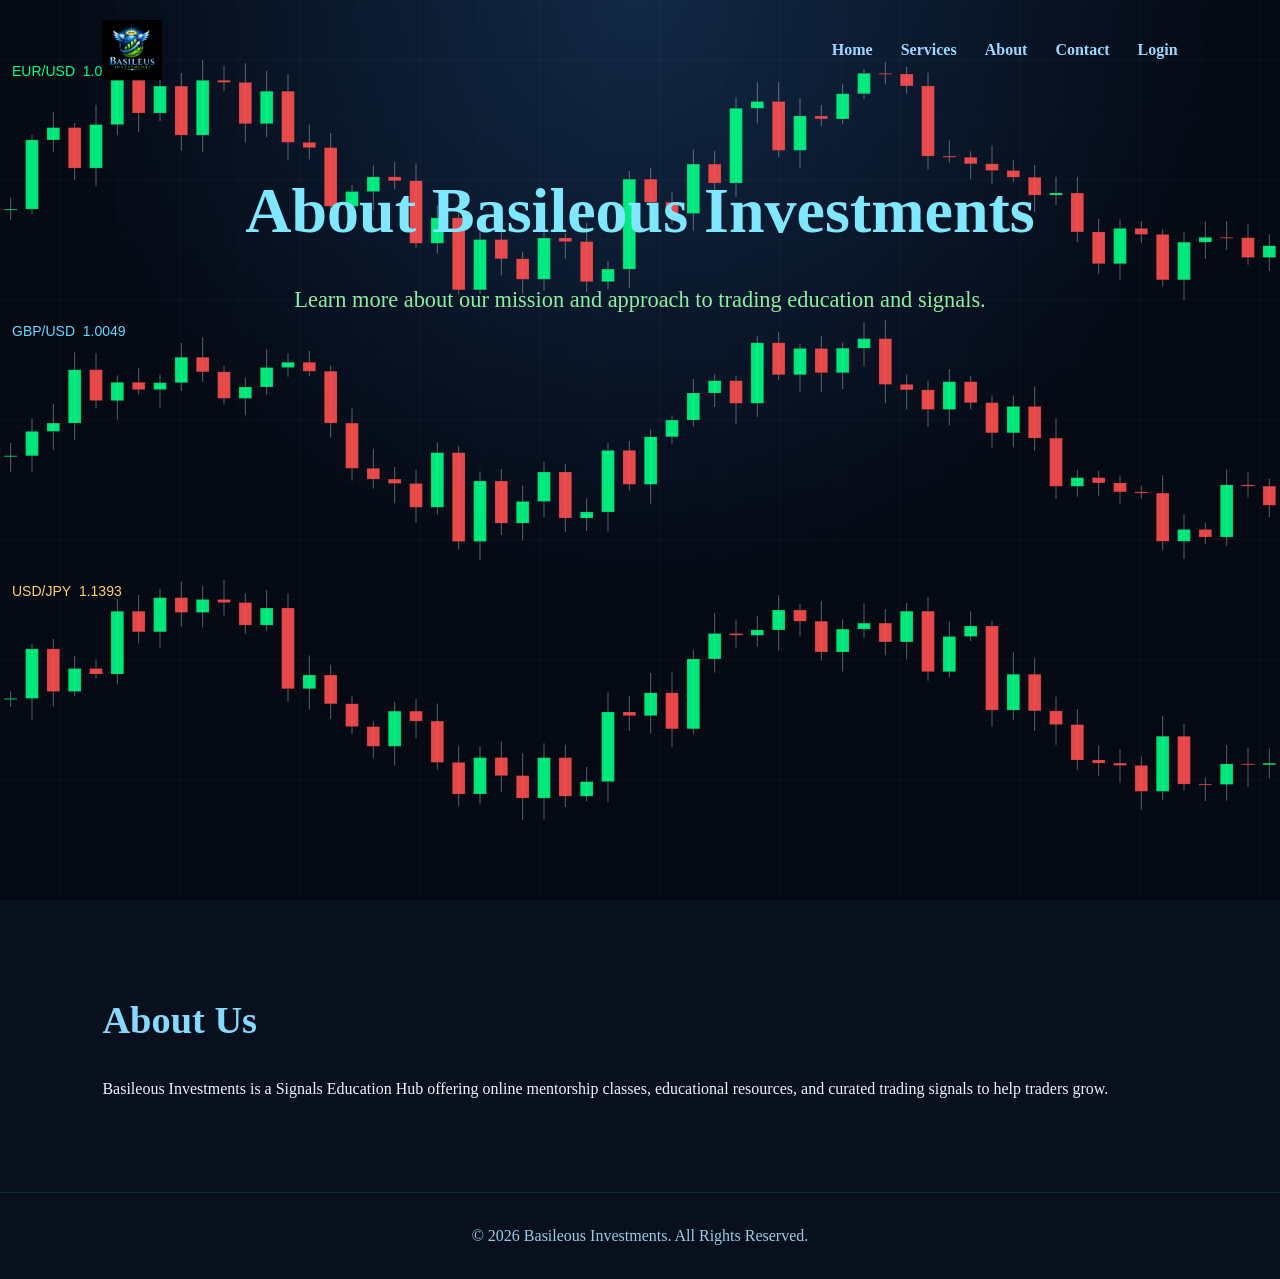
<file: about.html>
<!DOCTYPE html>
<html lang="en">
<head>
<meta charset="UTF-8">
<meta name="viewport" content="width=device-width, initial-scale=1.0">
<title>About | Basileous Investments</title>
<link rel="stylesheet" href="styles.css">
</head>
<body>
<canvas id="bg"></canvas>
<header class="hero">
  <nav>
    <img src="logo.png" class="nav-logo" alt="Basileous Investments Logo">
    <div class="nav-links">
      <a href="index.html">Home</a>
      <a href="index.html#services">Services</a>
      <a href="about.html">About</a>
      <a href="index.html#contact">Contact</a>
      <a href="login.html">Login</a>
    </div>
  </nav>
  <div class="hero-content">
    <h1>About Basileous Investments</h1>
    <p>Learn more about our mission and approach to trading education and signals.</p>
  </div>
</header>
<section class="section">
  <h2>About Us</h2>
  <p>Basileous Investments is a Signals Education Hub offering online mentorship classes, educational resources, and curated trading signals to help traders grow.</p>
</section>
<footer>
  <p>&copy; 2026 Basileous Investments. All Rights Reserved.</p>
</footer>
<script src="script.js"></script>
</body>
</html>
</file>
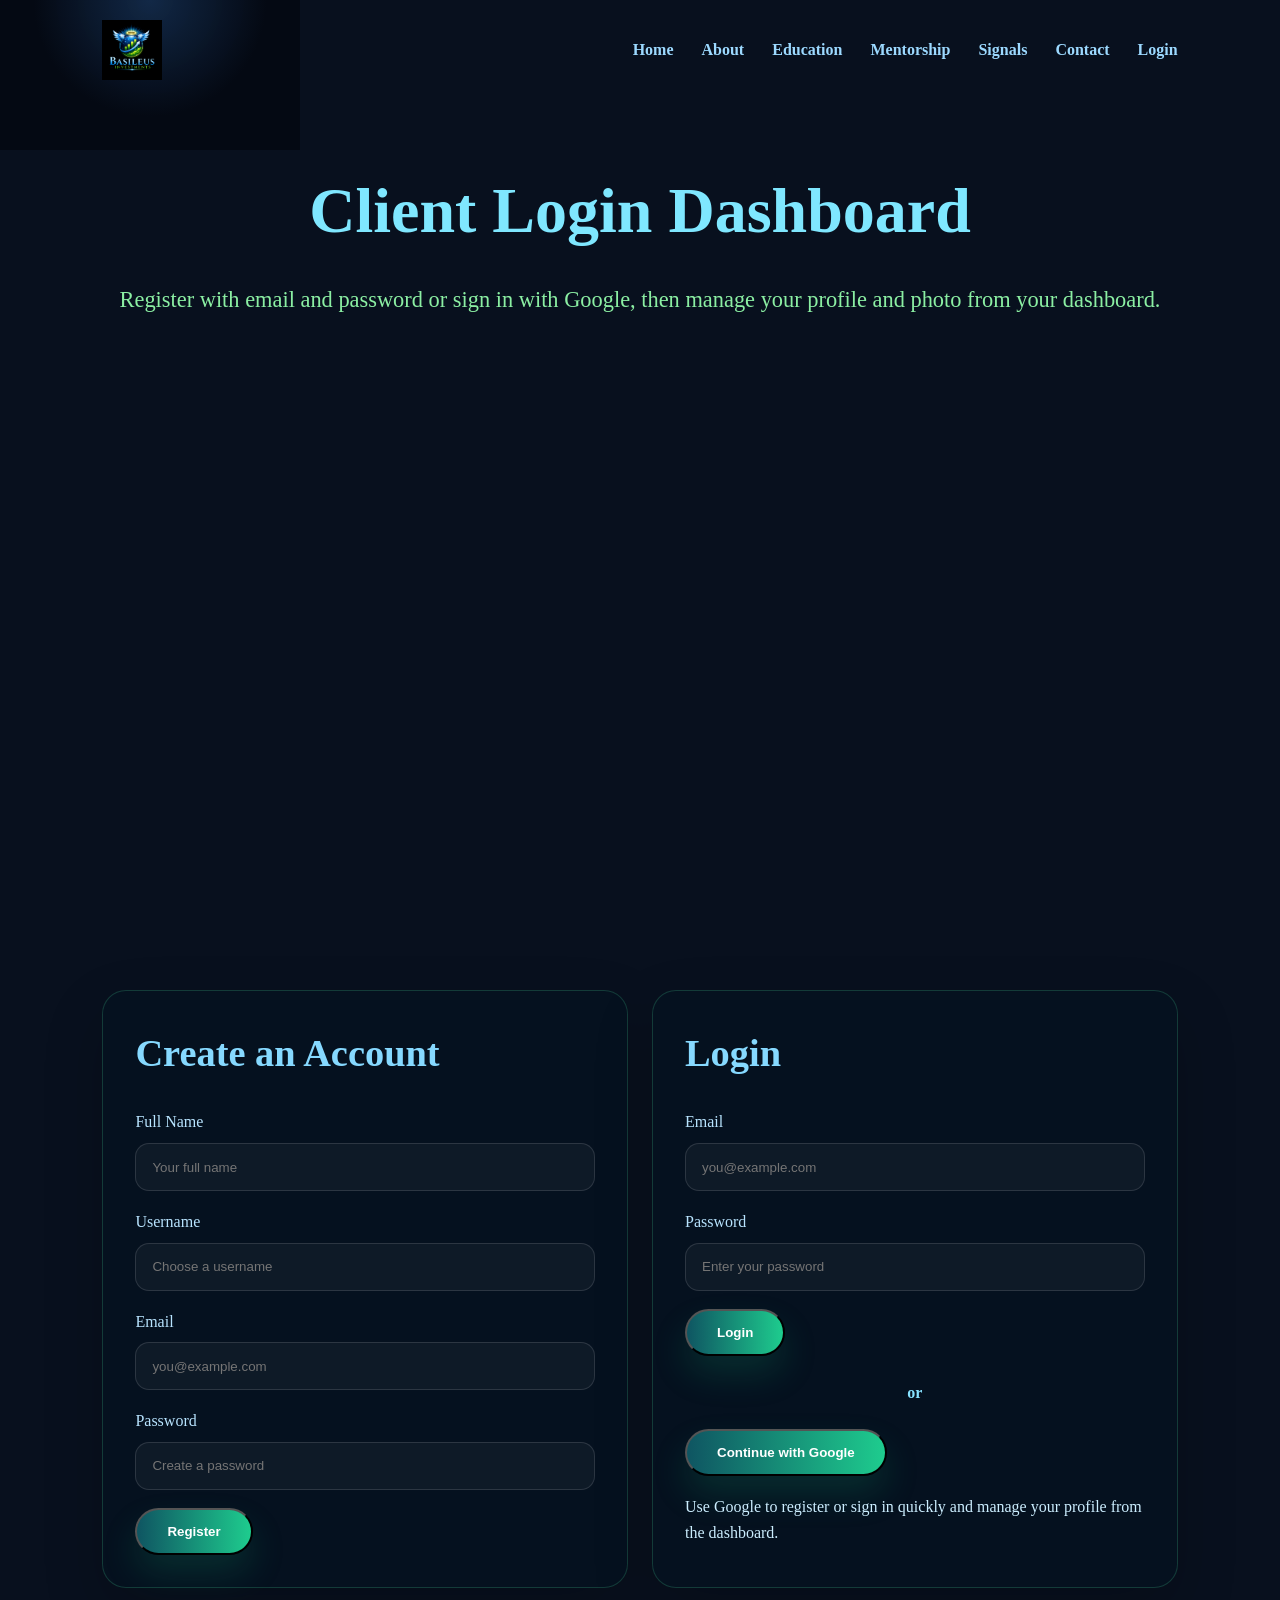
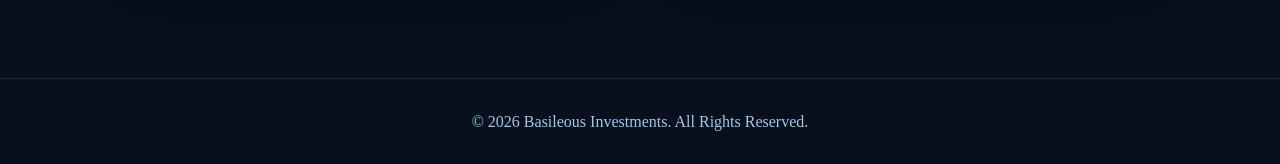
<file: dashboard.html>
<!DOCTYPE html>
<html lang="en">
<head>
<meta charset="UTF-8">
<meta name="viewport" content="width=device-width, initial-scale=1.0">
<title>Client Dashboard | Basileous Investments</title>
<link rel="stylesheet" href="styles.css">
</head>
<body>
<canvas id="bg"></canvas>
<header class="hero">
  <nav>
    <img src="logo.png" class="nav-logo" alt="Basileous Investments Logo">
    <div class="nav-links">
      <a href="index.html">Home</a>
      <a href="education.html">Education</a>
      <a href="mentorship.html">Mentorship</a>
      <a href="signals.html">Signals</a>
      <a href="index.html#contact">Contact</a>
    </div>
    <div class="user-nav">
      <div id="navAvatar" class="nav-avatar" aria-hidden="true"></div>
      <span id="dashboardGreeting">Welcome</span>
      <a class="btn small" href="#profile">Profile</a>
      <a class="btn small" id="logoutBtn" href="#">Logout</a>
    </div>
  </nav>
  <div class="hero-content">
    <h1>Your Client Dashboard</h1>
    <p>Manage your account, update your profile, upload your photo, and keep your contact details current.</p>
  </div>
</header>
<section class="section">
  <div class="profile-grid">
    <div class="profile-card">
      <h2>Account Summary</h2>
      <div class="notice" id="welcomeNotice">Loading your profile...</div>
      <div class="profile-details">
        <p><strong>Username:</strong> <span id="dashboardUsername"></span></p>
        <p><strong>Full Name:</strong> <span id="dashboardFullName"></span></p>
        <p><strong>Email:</strong> <span id="dashboardEmail"></span></p>
        <p><strong>Registered Via:</strong> <span id="dashboardProvider"></span></p>
      </div>
    </div>
    <div class="profile-card" id="profile">
      <h2>Profile Settings</h2>
      <div class="photo-block">
        <div class="avatar placeholder" id="photoPlaceholder">?</div>
        <img id="profilePhoto" class="avatar" alt="Profile Photo" style="display:none">
      </div>
      <form id="profileForm">
        <div class="form-group">
          <label for="profileUsername">Username</label>
          <input id="profileUsername" name="username" class="form-control" type="text" required>
        </div>
        <div class="form-group">
          <label for="profileFullName">Full Name</label>
          <input id="profileFullName" name="fullName" class="form-control" type="text" required>
        </div>
        <div class="form-group">
          <label for="photoInput">Upload Profile Photo</label>
          <input id="photoInput" class="form-control" type="file" accept="image/*">
        </div>
        <button class="btn" type="submit">Save Profile</button>
      </form>
      <div id="profileMessage" class="notice" style="display:none"></div>
    </div>
  </div>
</section>
<footer>
  <p>&copy; 2026 Basileous Investments. All Rights Reserved.</p>
</footer>
<script src="auth.js"></script>
</body>
</html>
</file>
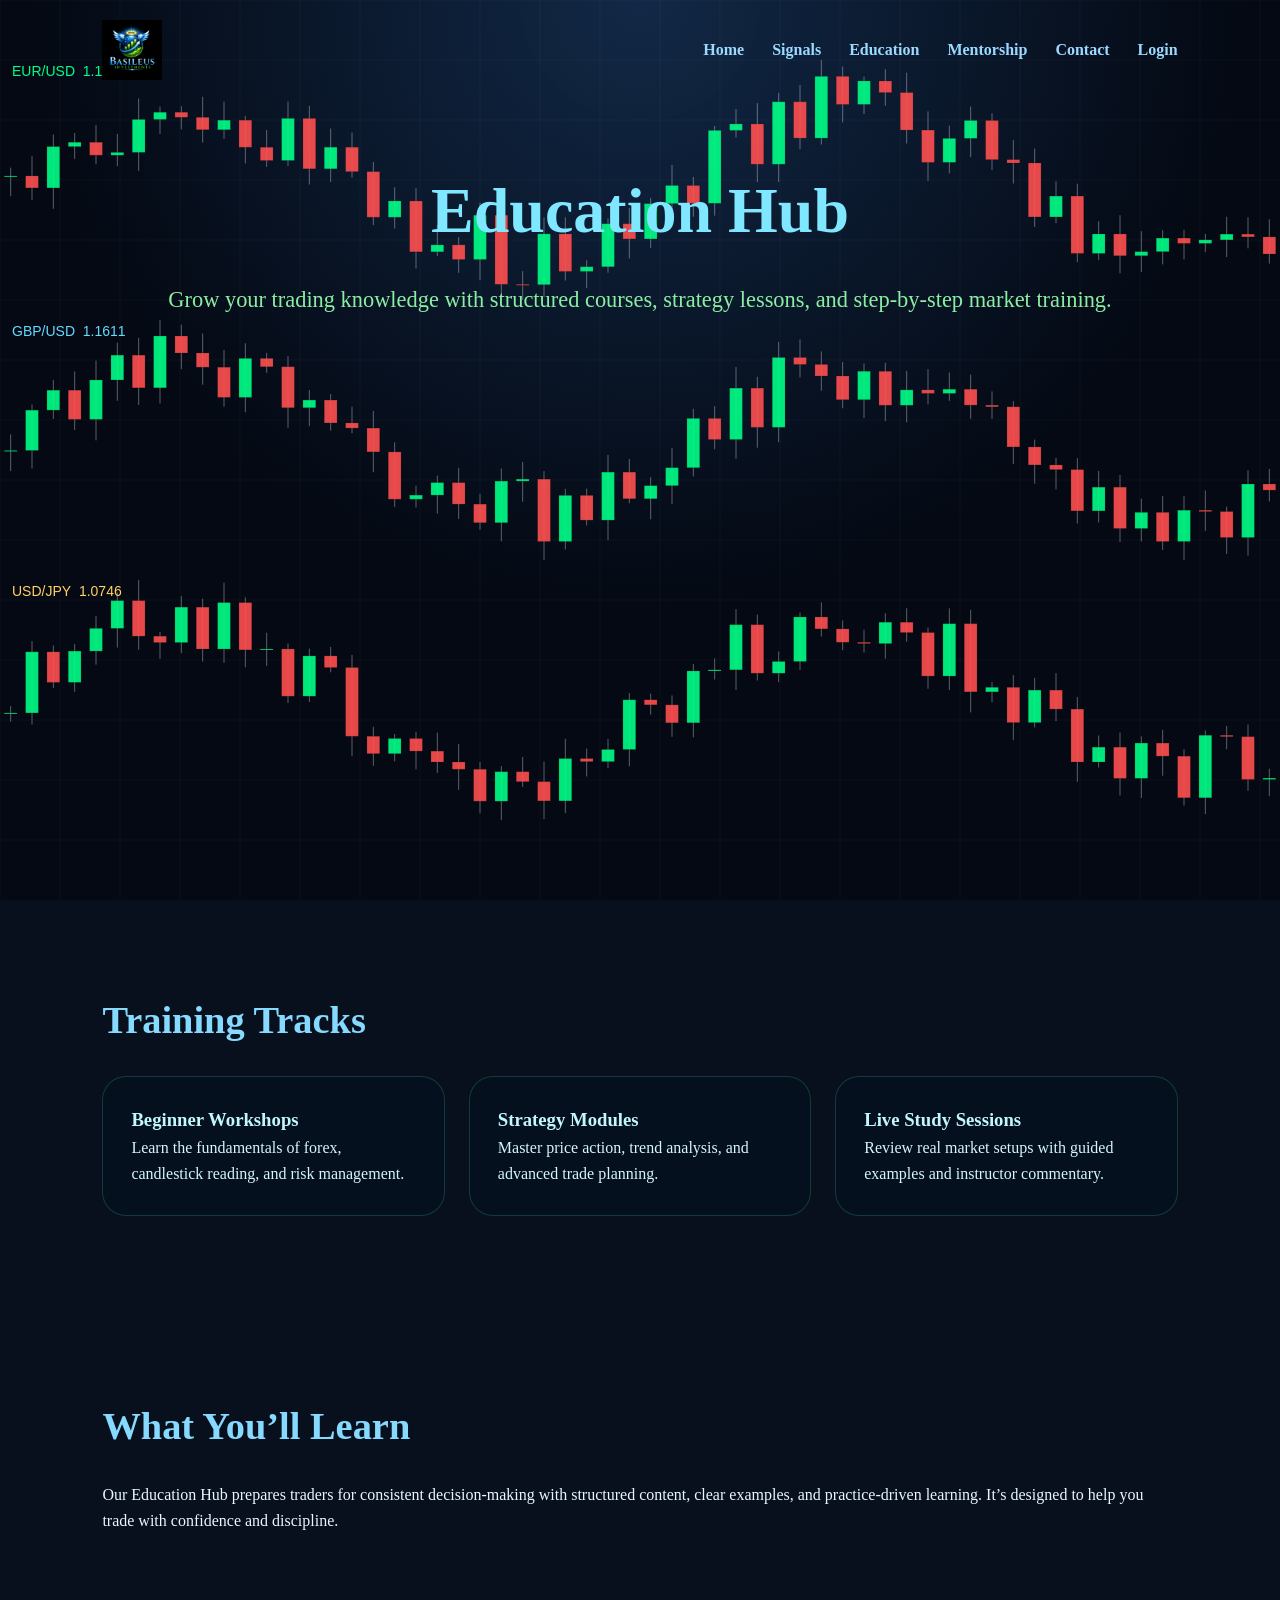
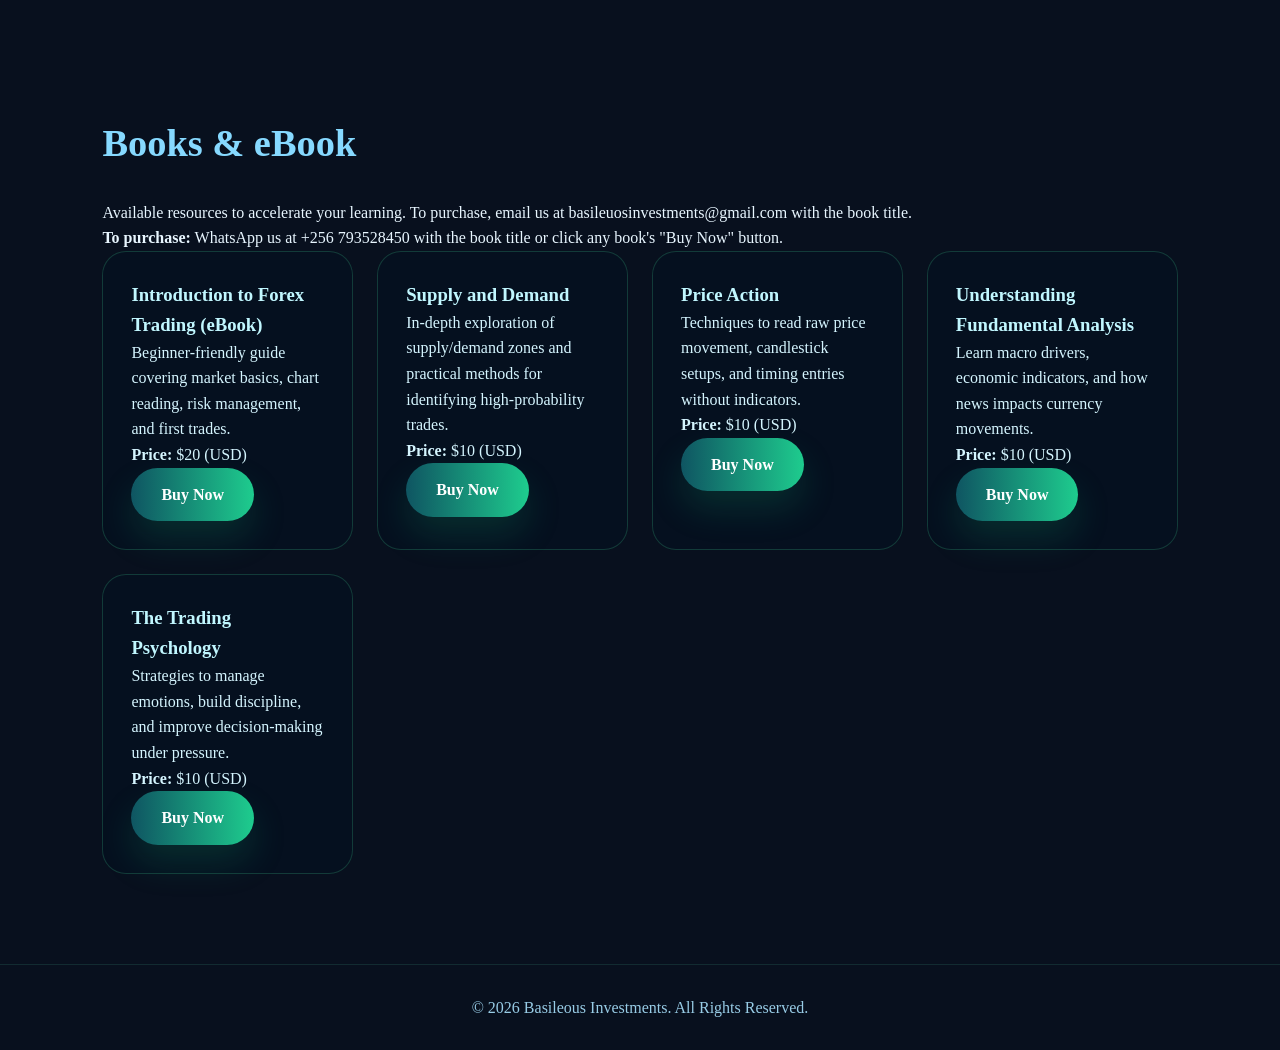
<file: education.html>
<!DOCTYPE html>
<html lang="en">
<head>
<meta charset="UTF-8">
<meta name="viewport" content="width=device-width, initial-scale=1.0">
<title>Education Hub | Basileous Investments</title>
<link rel="stylesheet" href="styles.css">
</head>
<body>
<canvas id="bg"></canvas>
<header class="hero">
  <nav>
    <img src="logo.png" class="nav-logo" alt="Basileous Investments Logo">
    <div class="nav-links">
      <a href="index.html">Home</a>
      <a href="signals.html">Signals</a>
      <a href="#service">Education</a>
      <a href="mentorship.html">Mentorship</a>
      <a href="index.html#contact">Contact</a>
      <a href="login.html">Login</a>
    </div>
  </nav>
  <div class="hero-content">
    <h1>Education Hub</h1>
    <p>Grow your trading knowledge with structured courses, strategy lessons, and step-by-step market training.</p>
  </div>
</header>
<section id="service" class="section">
  <h2>Training Tracks</h2>
  <div class="cards">
    <div class="card"><h3>Beginner Workshops</h3><p>Learn the fundamentals of forex, candlestick reading, and risk management.</p></div>
    <div class="card"><h3>Strategy Modules</h3><p>Master price action, trend analysis, and advanced trade planning.</p></div>
    <div class="card"><h3>Live Study Sessions</h3><p>Review real market setups with guided examples and instructor commentary.</p></div>
  </div>
</section>
<section class="section">
  <h2>What You’ll Learn</h2>
  <p>Our Education Hub prepares traders for consistent decision-making with structured content, clear examples, and practice-driven learning. It’s designed to help you trade with confidence and discipline.</p>
</section>
<section id="books" class="section">
  <h2>Books &amp; eBook</h2>
  <p>Available resources to accelerate your learning. To purchase, email us at basileuosinvestments@gmail.com with the book title.</p>
  <p><strong>To purchase:</strong> WhatsApp us at +256 793528450 with the book title or click any book's "Buy Now" button.</p>
  <div class="cards">
    <div class="card">
      <h3>Introduction to Forex Trading (eBook)</h3>
      <p>Beginner-friendly guide covering market basics, chart reading, risk management, and first trades.</p>
      <p><strong>Price:</strong> $20 (USD)</p>
      <a class="btn" href="https://wa.me/256793528450?text=I%20want%20to%20buy%20Introduction%20to%20Forex%20Trading">Buy Now</a>
    </div>

    <div class="card">
      <h3>Supply and Demand</h3>
      <p>In-depth exploration of supply/demand zones and practical methods for identifying high-probability trades.</p>
      <p><strong>Price:</strong> $10 (USD)</p>
      <a class="btn" href="https://wa.me/256793528450?text=I%20want%20to%20buy%20Supply%20and%20Demand">Buy Now</a>
    </div>

    <div class="card">
      <h3>Price Action</h3>
      <p>Techniques to read raw price movement, candlestick setups, and timing entries without indicators.</p>
      <p><strong>Price:</strong> $10 (USD)</p>
      <a class="btn" href="https://wa.me/256793528450?text=I%20want%20to%20buy%20Price%20Action">Buy Now</a>
    </div>

    <div class="card">
      <h3>Understanding Fundamental Analysis</h3>
      <p>Learn macro drivers, economic indicators, and how news impacts currency movements.</p>
      <p><strong>Price:</strong> $10 (USD)</p>
      <a class="btn" href="https://wa.me/256793528450?text=I%20want%20to%20buy%20Understanding%20Fundamental%20Analysis">Buy Now</a>
    </div>

    <div class="card">
      <h3>The Trading Psychology</h3>
      <p>Strategies to manage emotions, build discipline, and improve decision-making under pressure.</p>
      <p><strong>Price:</strong> $10 (USD)</p>
      <a class="btn" href="https://wa.me/256793528450?text=I%20want%20to%20buy%20The%20Trading%20Psychology">Buy Now</a>
    </div>
  </div>
</section>
<footer>
  <p>&copy; 2026 Basileous Investments. All Rights Reserved.</p>
</footer>
<script src="script.js"></script>
</body>
</html>
</file>
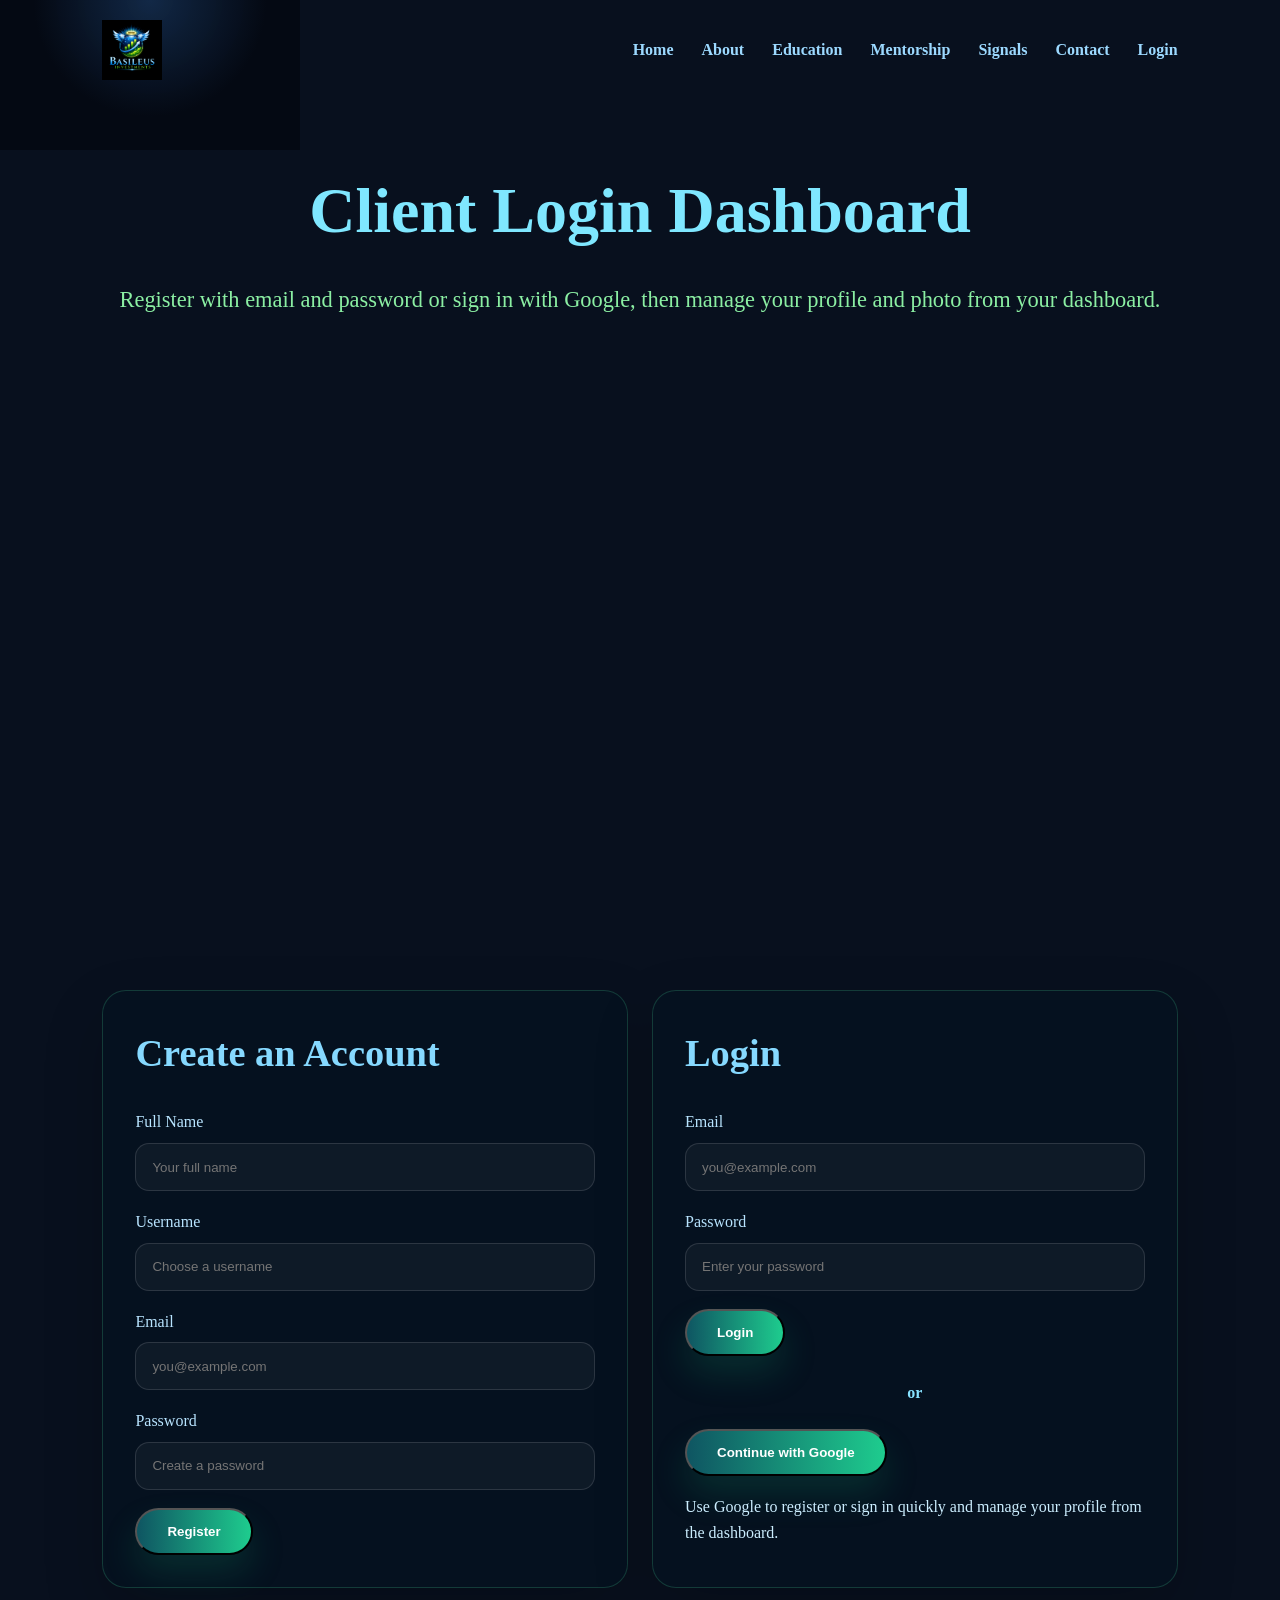
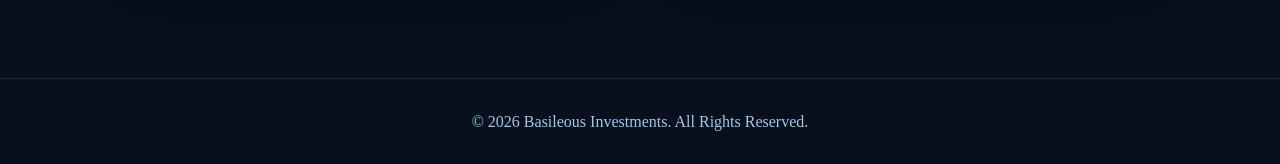
<file: login.html>
<!DOCTYPE html>
<html lang="en">
<head>
<meta charset="UTF-8">
<meta name="viewport" content="width=device-width, initial-scale=1.0">
<title>Client Login | Basileous Investments</title>
<link rel="stylesheet" href="styles.css">
</head>
<body>
<canvas id="bg"></canvas>
<header class="hero">
  <nav>
    <img src="logo.png" class="nav-logo" alt="Basileous Investments Logo">
    <div class="nav-links">
      <a href="index.html">Home</a>
      <a href="about.html">About</a>
      <a href="education.html">Education</a>
      <a href="mentorship.html">Mentorship</a>
      <a href="signals.html">Signals</a>
      <a href="index.html#contact">Contact</a>
      <a href="login.html">Login</a>
    </div>
  </nav>
  <div class="hero-content">
    <h1>Client Login Dashboard</h1>
    <p>Register with email and password or sign in with Google, then manage your profile and photo from your dashboard.</p>
  </div>
</header>
<section class="section auth-section">
  <div class="auth-grid">
    <div class="auth-card">
      <h2>Create an Account</h2>
      <div id="registerMessage" class="notice" style="display:none"></div>
      <form id="registerForm">
        <div class="form-group">
          <label for="registerFullName">Full Name</label>
          <input id="registerFullName" name="fullName" class="form-control" type="text" placeholder="Your full name" required>
        </div>
        <div class="form-group">
          <label for="registerUsername">Username</label>
          <input id="registerUsername" name="username" class="form-control" type="text" placeholder="Choose a username" required>
        </div>
        <div class="form-group">
          <label for="registerEmail">Email</label>
          <input id="registerEmail" name="email" class="form-control" type="email" placeholder="you@example.com" required>
        </div>
        <div class="form-group">
          <label for="registerPassword">Password</label>
          <input id="registerPassword" name="password" class="form-control" type="password" placeholder="Create a password" required>
        </div>
        <button class="btn" type="submit">Register</button>
      </form>
    </div>
    <div class="auth-card">
      <h2>Login</h2>
      <div id="loginMessage" class="notice" style="display:none"></div>
      <form id="loginForm">
        <div class="form-group">
          <label for="loginEmail">Email</label>
          <input id="loginEmail" name="email" class="form-control" type="email" placeholder="you@example.com" required>
        </div>
        <div class="form-group">
          <label for="loginPassword">Password</label>
          <input id="loginPassword" name="password" class="form-control" type="password" placeholder="Enter your password" required>
        </div>
        <button class="btn" type="submit">Login</button>
      </form>
      <div class="divider">or</div>
      <button id="googleBtn" class="btn">Continue with Google</button>
      <p style="margin-top:18px; color:#cceeff;">Use Google to register or sign in quickly and manage your profile from the dashboard.</p>
    </div>
  </div>
</section>
<footer>
  <p>&copy; 2026 Basileous Investments. All Rights Reserved.</p>
</footer>
<script src="auth.js"></script>
</body>
</html>
</file>
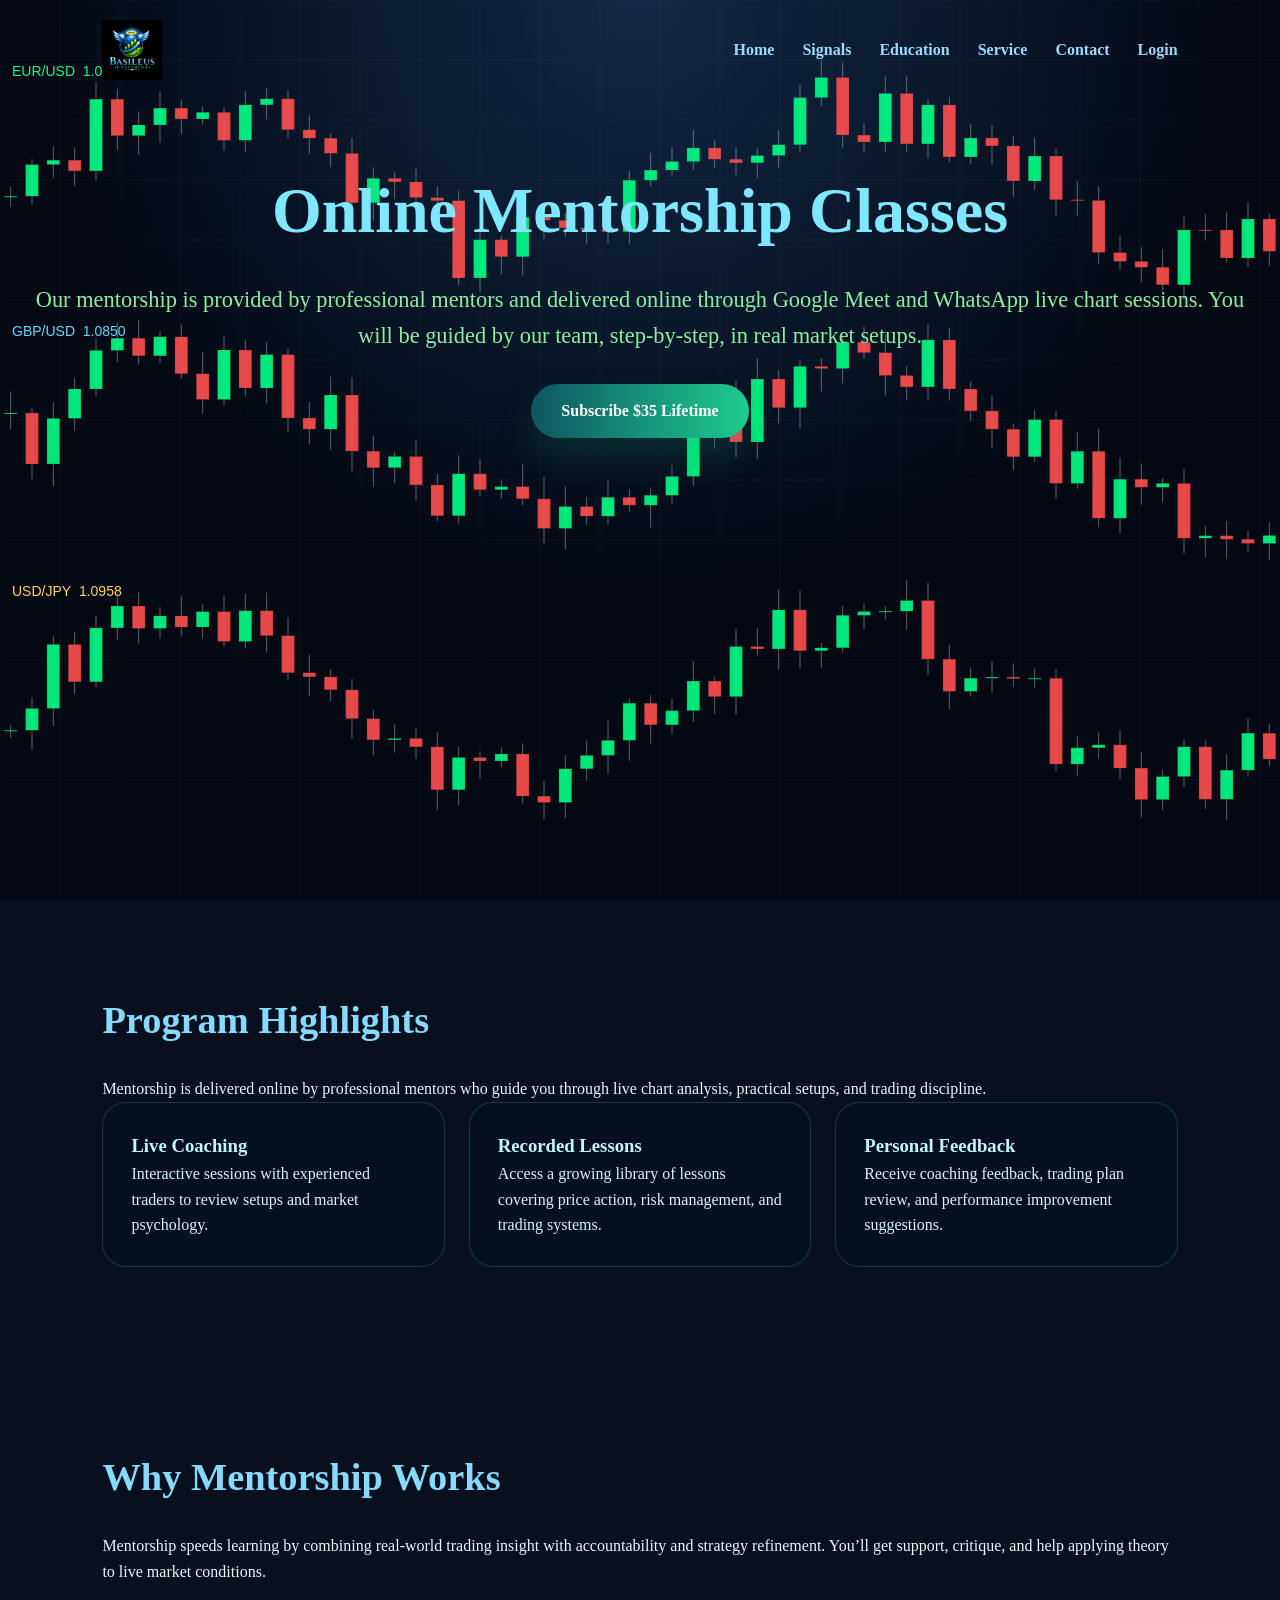
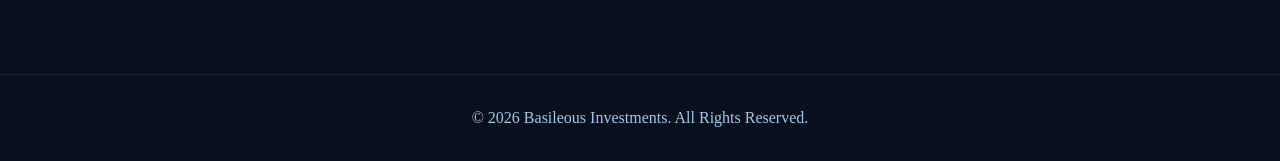
<file: mentorship.html>
<!DOCTYPE html>
<html lang="en">
<head>
<meta charset="UTF-8">
<meta name="viewport" content="width=device-width, initial-scale=1.0">
<title>Online Mentorship Classes | Basileous Investments</title>
<link rel="stylesheet" href="styles.css">
</head>
<body>
<canvas id="bg"></canvas>
<header class="hero">
  <nav>
    <img src="logo.png" class="nav-logo" alt="Basileous Investments Logo">
    <div class="nav-links">
      <a href="index.html">Home</a>
      <a href="signals.html">Signals</a>
      <a href="education.html">Education</a>
      <a href="#service">Service</a>
      <a href="index.html#contact">Contact</a>
      <a href="login.html">Login</a>
    </div>
  </nav>
  <div class="hero-content">
    <h1>Online Mentorship Classes</h1>
    <p>Our mentorship is provided by professional mentors and delivered online through Google Meet and WhatsApp live chart sessions. You will be guided by our team, step-by-step, in real market setups.</p>
    <a class="btn" href="https://wa.me/256793528450?text=I%20want%20the%20%2435%20lifetime%20mentorship%20subscription">Subscribe $35 Lifetime</a>
  </div>
</header>
<section id="service" class="section">
  <h2>Program Highlights</h2>
  <p>Mentorship is delivered online by professional mentors who guide you through live chart analysis, practical setups, and trading discipline.</p>
  <div class="cards">
    <div class="card"><h3>Live Coaching</h3><p>Interactive sessions with experienced traders to review setups and market psychology.</p></div>
    <div class="card"><h3>Recorded Lessons</h3><p>Access a growing library of lessons covering price action, risk management, and trading systems.</p></div>
    <div class="card"><h3>Personal Feedback</h3><p>Receive coaching feedback, trading plan review, and performance improvement suggestions.</p></div>
  </div>
</section>
<section class="section">
  <h2>Why Mentorship Works</h2>
  <p>Mentorship speeds learning by combining real-world trading insight with accountability and strategy refinement. You’ll get support, critique, and help applying theory to live market conditions.</p>
</section>
<footer>
  <p>&copy; 2026 Basileous Investments. All Rights Reserved.</p>
</footer>
<script src="script.js"></script>
</body>
</html>
</file>
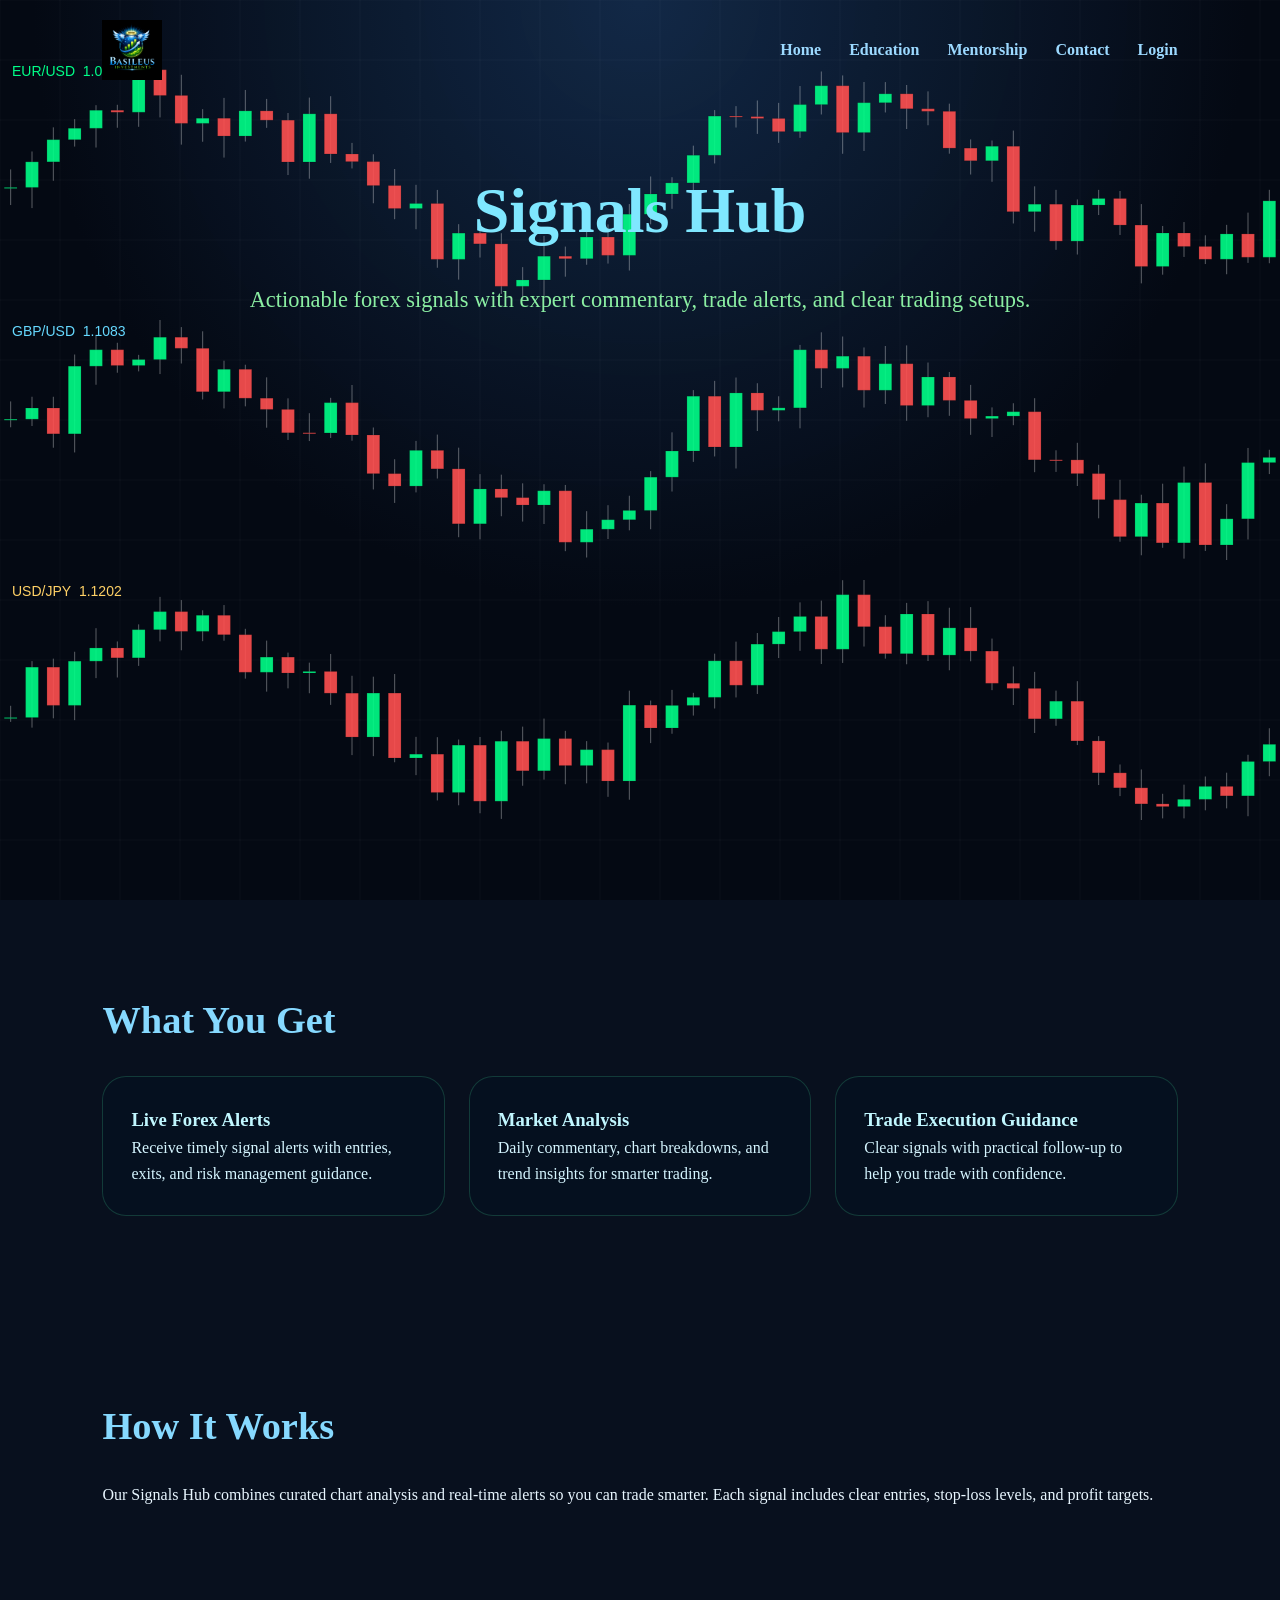
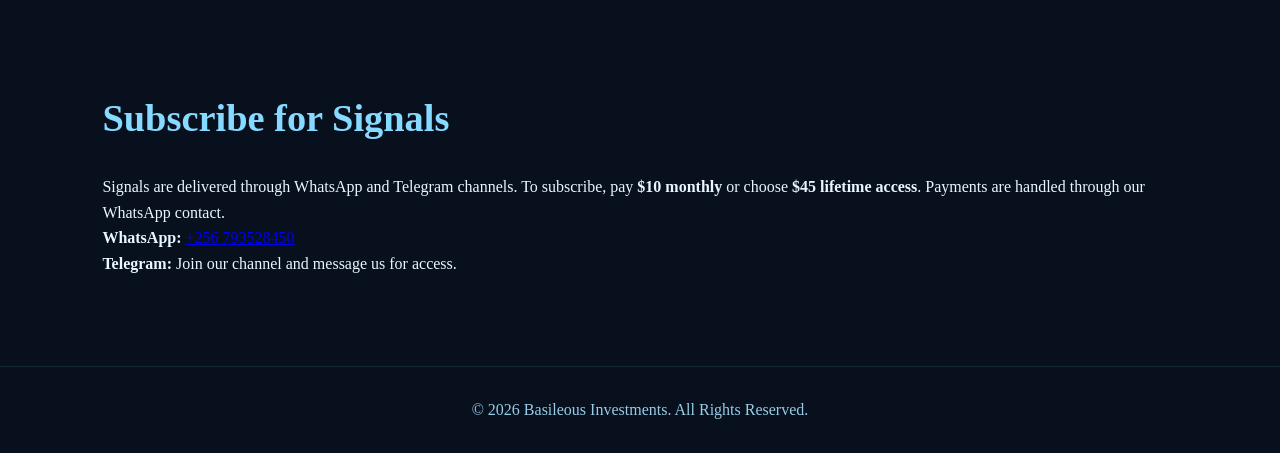
<file: signals.html>
<!DOCTYPE html>
<html lang="en">
<head>
<meta charset="UTF-8">
<meta name="viewport" content="width=device-width, initial-scale=1.0">
<title>Signals Hub | Basileous Investments</title>
<link rel="stylesheet" href="styles.css">
</head>
<body>
<canvas id="bg"></canvas>
<header class="hero">
  <nav>
    <img src="logo.png" class="nav-logo" alt="Basileous Investments Logo">
    <div class="nav-links">
      <a href="index.html">Home</a>
      <a href="education.html">Education</a>
      <a href="mentorship.html">Mentorship</a>
      <a href="index.html#contact">Contact</a>
      <a href="login.html">Login</a>
    </div>
  </nav>
  <div class="hero-content">
    <h1>Signals Hub</h1>
    <p>Actionable forex signals with expert commentary, trade alerts, and clear trading setups.</p>
  </div>
</header>
<section id="service" class="section">
  <h2>What You Get</h2>
  <div class="cards">
    <div class="card"><h3>Live Forex Alerts</h3><p>Receive timely signal alerts with entries, exits, and risk management guidance.</p></div>
    <div class="card"><h3>Market Analysis</h3><p>Daily commentary, chart breakdowns, and trend insights for smarter trading.</p></div>
    <div class="card"><h3>Trade Execution Guidance</h3><p>Clear signals with practical follow-up to help you trade with confidence.</p></div>
  </div>
</section>
<section class="section">
  <h2>How It Works</h2>
  <p>Our Signals Hub combines curated chart analysis and real-time alerts so you can trade smarter. Each signal includes clear entries, stop-loss levels, and profit targets.</p>
</section>
<section class="section">
  <h2>Subscribe for Signals</h2>
  <p>Signals are delivered through WhatsApp and Telegram channels. To subscribe, pay <strong>$10 monthly</strong> or choose <strong>$45 lifetime access</strong>. Payments are handled through our WhatsApp contact.</p>
  <p><strong>WhatsApp:</strong> <a href="https://wa.me/256793528450?text=I%20want%20to%20subscribe%20to%20signals">+256 793528450</a></p>
  <p><strong>Telegram:</strong> Join our channel and message us for access.</p>
</section>
<footer>
  <p>&copy; 2026 Basileous Investments. All Rights Reserved.</p>
</footer>
<script src="script.js"></script>
</body>
</html>
</file>
<file: styles.css>
* { box-sizing: border-box; margin: 0; padding: 0; }
body {
  font-family: Georgia, serif;
  color: #e8f6ff;
  background: #08101e;
  line-height: 1.6;
}
#bg {
  position: fixed;
  inset: 0;
  z-index: -1;
  background: radial-gradient(circle at top, rgba(20, 45, 78, 0.85), #040913 55%);
}

#bgVideo {
  position: fixed;
  inset: 0;
  z-index: -2;
  width: 100%;
  height: 100%;
  object-fit: cover;
  background: #000;
}
nav {
  display: flex;
  justify-content: space-between;
  align-items: center;
  padding: 20px 8%;
  background: transparent;
}
.nav-logo { height: 60px; }
.nav-links a {
  color: #9cd9ff;
  text-decoration: none;
  margin-left: 24px;
  font-weight: bold;
}
.hero {
  min-height: 100vh;
  position: relative;
}
.brand {
  display: flex;
  align-items: center;
  gap: 14px;
}
.brand-name {
  font-size: 1.6rem;
  color: #a8f1ff;
  text-transform: uppercase;
  letter-spacing: 1px;
  font-weight: 700;
}
.hero-content {
  text-align: center;
  padding: 40px 20px 80px;
  position: relative;
  z-index: 2;
}
.hero-lead {
  margin: 0 auto 28px;
  max-width: 760px;
  font-size: 1.45rem;
  color: #ade7ff;
}
.hero-logo {
  width: 240px;
  max-width: 70%;
  background: transparent;
  border-radius: 0;
  box-shadow: none;
  display: block;
  margin: 0 auto;
}
.intro-slideshow {
  margin: 36px auto 0;
  max-width: 860px;
  padding: 28px;
  background: rgba(6, 18, 32, 0.82);
  border-radius: 24px;
  border: 1px solid rgba(63, 191, 138, 0.24);
  box-shadow: 0 24px 60px rgba(0, 0, 0, 0.18);
  backdrop-filter: blur(10px);
}
.slide {
  display: none;
  color: #d5f5ff;
  line-height: 1.8;
}
.slide.active {
  display: block;
}
.slide h2 {
  margin-bottom: 18px;
  color: #86d9ff;
}
.slide-dots {
  display: flex;
  justify-content: center;
  gap: 10px;
  margin-top: 24px;
}
.slide-dot {
  width: 12px;
  height: 12px;
  border-radius: 50%;
  background: rgba(166, 233, 255, 0.3);
  cursor: pointer;
}
.slide-dot.active {
  background: #1ecc8e;
}
h1 {
  font-size: 4rem;
  margin-top: 20px;
  color: #7fe7ff;
}
.hero p {
  font-size: 1.4rem;
  margin: 20px 0 30px;
  color: #8befa3;
}
.btn {
  display: inline-block;
  background: linear-gradient(90deg, #0f5562, #1ecc8e);
  color: white;
  padding: 14px 30px;
  border-radius: 999px;
  text-decoration: none;
  font-weight: bold;
  box-shadow: 0 18px 35px rgba(17, 172, 115, 0.18);
}
.btn.small {
  padding: 10px 18px;
  font-size: 0.95rem;
}
.auth-section {
  padding: 60px 8%;
}
.auth-grid {
  display: grid;
  gap: 24px;
  grid-template-columns: repeat(auto-fit, minmax(320px, 1fr));
}
.auth-card {
  background: rgba(6, 18, 32, 0.92);
  border: 1px solid rgba(63, 191, 138, 0.24);
  padding: 32px;
  border-radius: 24px;
  box-shadow: 0 24px 60px rgba(0, 0, 0, 0.18);
}
.auth-card h2 {
  margin-bottom: 18px;
}
.form-group {
  margin-bottom: 18px;
}
.form-group label {
  display: block;
  margin-bottom: 8px;
  color: #b8e4ff;
}
.form-control {
  width: 100%;
  min-height: 48px;
  padding: 12px 16px;
  border-radius: 14px;
  border: 1px solid rgba(255, 255, 255, 0.12);
  background: rgba(255, 255, 255, 0.04);
  color: #f2fbff;
}
.form-control[type="file"] {
  padding: 10px 14px;
}
.notice {
  margin-bottom: 20px;
  padding: 18px;
  border-radius: 18px;
  border: 1px solid rgba(75, 200, 255, 0.2);
  background: rgba(75, 200, 255, 0.06);
  color: #e8fbff;
}
.divider {
  text-align: center;
  margin: 24px 0;
  color: #87e2ff;
  font-weight: bold;
}
.user-nav {
  display: flex;
  align-items: center;
  gap: 14px;
}
.nav-avatar {
  width: 42px;
  height: 42px;
  border-radius: 50%;
  overflow: hidden;
  display: inline-flex;
  align-items: center;
  justify-content: center;
  background: rgba(255,255,255,0.04);
  border: 1px solid rgba(255,255,255,0.06);
  color: #cceff6;
  font-weight: bold;
}
.nav-avatar-img {
  width: 100%;
  height: 100%;
  object-fit: cover;
  display: block;
}
.profile-grid {
  display: grid;
  gap: 24px;
  grid-template-columns: minmax(280px, 320px) 1fr;
}
.profile-card {
  background: rgba(6, 18, 32, 0.92);
  border: 1px solid rgba(63, 191, 138, 0.24);
  padding: 32px;
  border-radius: 24px;
}
.profile-card h2 {
  margin-bottom: 20px;
}
.profile-details p {
  color: #d5f5ff;
  margin-bottom: 14px;
}
.photo-block {
  display: flex;
  justify-content: center;
  margin-bottom: 24px;
}
.avatar {
  width: 120px;
  height: 120px;
  border-radius: 50%;
  display: inline-flex;
  align-items: center;
  justify-content: center;
  background: rgba(15, 85, 98, 0.25);
  color: #9cd9ff;
  border: 1px solid rgba(130, 227, 255, 0.15);
  overflow: hidden;
  font-size: 2rem;
}
.avatar img {
  width: 100%;
  height: 100%;
  object-fit: cover;
  display: block;
}
.section {
  padding: 90px 8%;
}
.section h2 {
  font-size: 2.4rem;
  margin-bottom: 25px;
  color: #86d9ff;
}
.cards {
  display: grid;
  grid-template-columns: repeat(auto-fit, minmax(220px, 1fr));
  gap: 24px;
}
.card {
  background: rgba(6, 18, 32, 0.82);
  border: 1px solid rgba(63, 191, 138, 0.24);
  padding: 28px;
  border-radius: 24px;
  backdrop-filter: blur(10px);
}
.card h3 {
  color: #c1f7ff;
}
.card p {
  color: #d5f5ff;
}
footer {
  text-align: center;
  padding: 30px;
  border-top: 1px solid rgba(80, 202, 160, 0.15);
  color: #98cce6;
}
@media (max-width: 768px) {
  h1 { font-size: 2.4rem; }
  nav {
    flex-direction: column;
    align-items: flex-start;
    gap: 12px;
    padding: 18px 6%;
  }
  .nav-links {
    display: flex;
    flex-wrap: wrap;
    gap: 10px;
    justify-content: flex-start;
    width: 100%;
  }
  .nav-links a {
    margin-left: 0;
    padding: 8px 12px;
    border-radius: 16px;
    background: rgba(255,255,255,0.05);
  }
  .brand {
    width: 100%;
    justify-content: space-between;
  }
  .hero-content {
    padding-top: 20px;
  }
}
</file>
